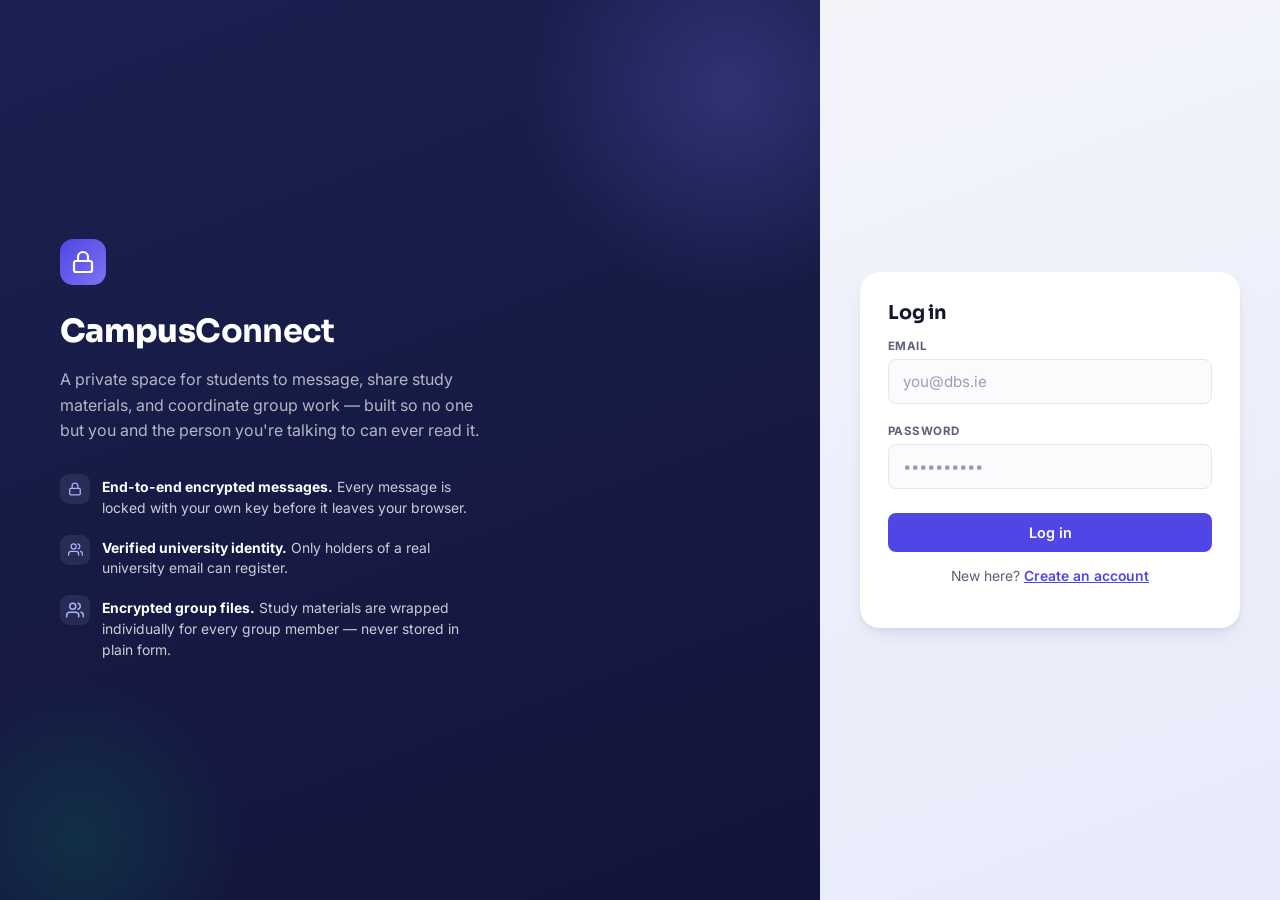
<file: frontend/login.html>
<!DOCTYPE html>
<html lang="en">
<head>
  <meta charset="UTF-8">
  <title>CampusConnect - Log in</title>
  <link rel="stylesheet" href="css/base.css">
</head>
<body>
  <div class="auth-shell">
    <div class="auth-hero">
      <div class="auth-hero-content">
        <div class="mark" id="hero-mark"></div>
        <h1>Campus<b>Connect</b></h1>
        <p class="lead">A private space for students to message, share study materials, and coordinate group work — built so no one but you and the person you're talking to can ever read it.</p>
        <div class="auth-hero-points">
          <div class="auth-hero-point"><div class="dot" id="pt-lock"></div><div class="txt"><b>End-to-end encrypted messages.</b> Every message is locked with your own key before it leaves your browser.</div></div>
          <div class="auth-hero-point"><div class="dot" id="pt-users"></div><div class="txt"><b>Verified university identity.</b> Only holders of a real university email can register.</div></div>
          <div class="auth-hero-point"><div class="dot" id="pt-groups"></div><div class="txt"><b>Encrypted group files.</b> Study materials are wrapped individually for every group member — never stored in plain form.</div></div>
        </div>
      </div>
    </div>
    <div class="auth-form-side">
      <div class="container">
        <div class="card" style="margin-top:0;">
          <h2>Log in</h2>
          <form id="login-form">
            <label for="email">Email</label>
            <input type="email" id="email" placeholder="you@dbs.ie" required>

            <label for="password">Password</label>
            <input type="password" id="password" placeholder="••••••••••" required>

            <button type="submit" style="width: 100%; margin-top: 18px; margin-bottom: 14px;">Log in</button>
          </form>
          <p style="text-align: center; font-size: 0.87rem; margin: 0;">
            New here? <a href="register.html" style="font-weight: 600;">Create an account</a>
          </p>
          <p id="login-status" class="status-line"></p>
        </div>
      </div>
    </div>
  </div>

  <script src="js/icons.js"></script>
  <script src="js/api.js"></script>
  <script src="js/validation.js"></script>
  <script src="js/crypto.js"></script>
  <script>
    document.getElementById("hero-mark").innerHTML = ICONS.lock;
    document.getElementById("pt-lock").innerHTML = ICONS.lock;
    document.getElementById("pt-users").innerHTML = ICONS.users;
    document.getElementById("pt-groups").innerHTML = ICONS.groups;

    document.getElementById("login-form").addEventListener("submit", async (e) => {
      e.preventDefault();
      const email = document.getElementById("email").value;
      const password = document.getElementById("password").value;
      const status = document.getElementById("login-status");

      try {
        const { authHalf } = await derivePasswordHalves(password);
        const data = await apiFetch("/auth/login", { method: "POST", body: JSON.stringify({ email, password: authHalf }) });
        setToken(data.access_token);

        let keys;
        try {
          const backup = await apiFetch("/keys/backup");
          status.textContent = "Recovering your encryption keys...";
          keys = await recoverKeysForPassword(password, backup);
        } catch (err) {
          status.textContent = "Setting up your encryption keys for the first time...";
          const fresh = await setupNewKeysForPassword(password);
          await apiFetch("/keys/register", {
            method: "POST",
            body: JSON.stringify({
              encryption_key: fresh.encryption_key,
              signing_key: fresh.signing_key,
              enc_private_key_blob: fresh.enc_private_key_blob,
              sign_private_key_blob: fresh.sign_private_key_blob,
              kdf_salt: fresh.kdf_salt,
            }),
          });
          keys = { encryptionPrivateKey: fresh.encryptionPrivateKey, signingPrivateKey: fresh.signingPrivateKey };
        }

        const encPem = await exportPrivateKeyPem(keys.encryptionPrivateKey);
        const signPem = await exportPrivateKeyPem(keys.signingPrivateKey);
        sessionStorage.setItem("enc_private_key", encPem);
        sessionStorage.setItem("sign_private_key", signPem);

        status.textContent = "Logged in.";
        window.location.href = "messages.html";
      } catch (err) { status.textContent = err.message; }
    });
  </script>
</body>
</html>
</file>
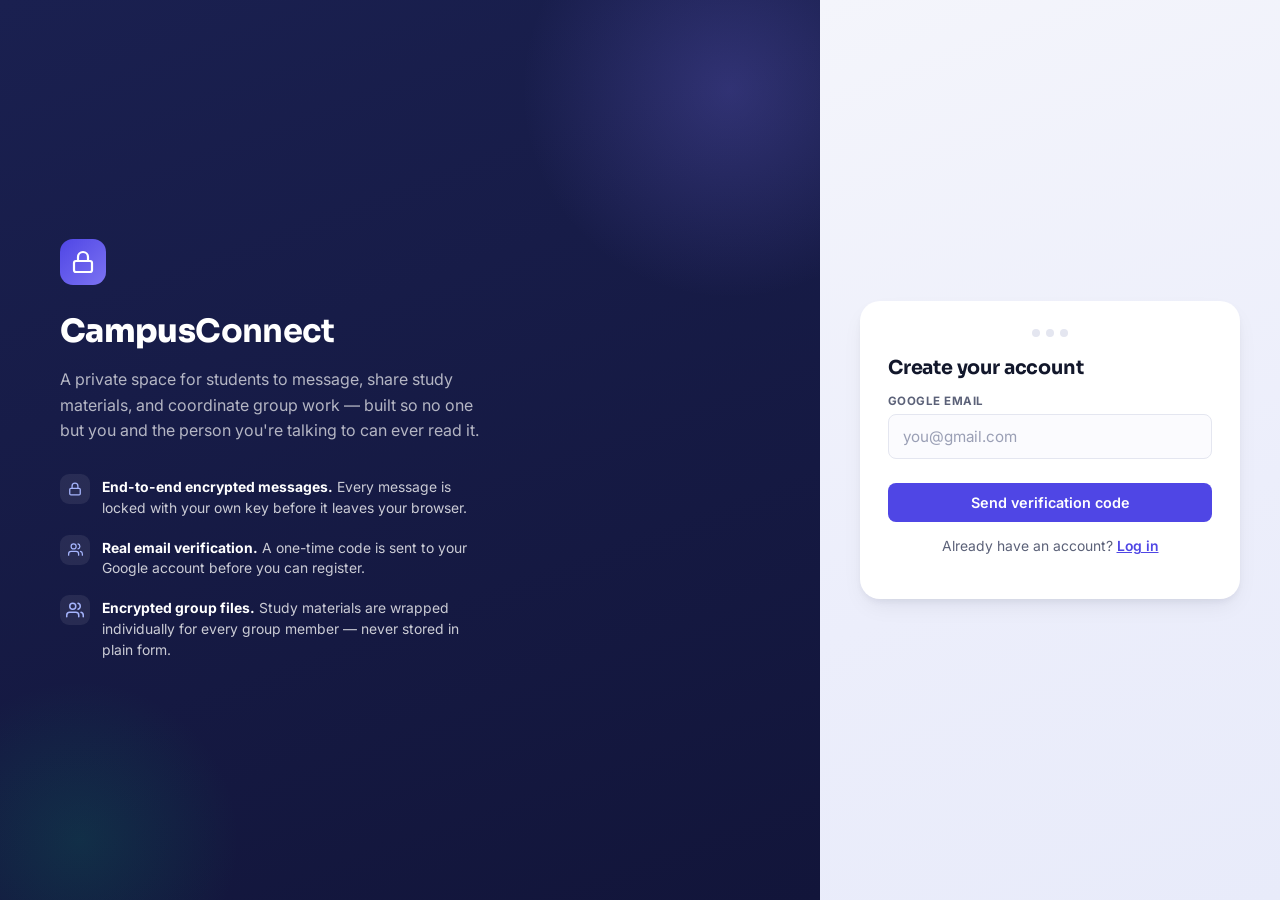
<file: frontend/register.html>
<!DOCTYPE html>
<html lang="en">
<head>
  <meta charset="UTF-8">
  <title>CampusConnect - Register</title>
  <link rel="stylesheet" href="css/base.css">
  <style>
    .stage { display: none; }
    .stage.active { display: block; }
    .code-input {
      text-align: center; font-size: 1.4rem; letter-spacing: 0.4em; font-family: var(--font-mono);
      padding: 12px 10px 12px 20px;
    }
    .password-wrap { position: relative; }
    .password-wrap input { padding-right: 42px; }
    .toggle-pw {
      position: absolute; right: 10px; top: 50%; transform: translateY(-50%);
      background: none; border: none; padding: 4px; color: var(--color-text-faint); cursor: pointer;
    }
    .toggle-pw:hover { background: none; color: var(--color-primary); }
    .resend-link { background: none; border: none; color: var(--color-primary); font-weight: 600; font-size: 0.83rem; padding: 0; cursor: pointer; }
    .resend-link:hover { background: none; text-decoration: underline; }
    .step-dots { display: flex; gap: 6px; justify-content: center; margin-bottom: 18px; }
    .step-dot { width: 8px; height: 8px; border-radius: 50%; background: var(--color-border); }
    .step-dot.active { background: var(--color-primary); }
    .step-dot.done { background: var(--color-accent); }
  </style>
</head>
<body>
  <div class="auth-shell">
    <div class="auth-hero">
      <div class="auth-hero-content">
        <div class="mark" id="hero-mark"></div>
        <h1>Campus<b>Connect</b></h1>
        <p class="lead">A private space for students to message, share study materials, and coordinate group work — built so no one but you and the person you're talking to can ever read it.</p>
        <div class="auth-hero-points">
          <div class="auth-hero-point"><div class="dot" id="pt-lock"></div><div class="txt"><b>End-to-end encrypted messages.</b> Every message is locked with your own key before it leaves your browser.</div></div>
          <div class="auth-hero-point"><div class="dot" id="pt-users"></div><div class="txt"><b>Real email verification.</b> A one-time code is sent to your Google account before you can register.</div></div>
          <div class="auth-hero-point"><div class="dot" id="pt-groups"></div><div class="txt"><b>Encrypted group files.</b> Study materials are wrapped individually for every group member — never stored in plain form.</div></div>
        </div>
      </div>
    </div>
    <div class="auth-form-side">
      <div class="container">
        <div class="card" style="margin-top:0;">
          <div class="step-dots">
            <div class="step-dot" id="dot-1"></div>
            <div class="step-dot" id="dot-2"></div>
            <div class="step-dot" id="dot-3"></div>
          </div>

          <!-- Stage 1: email -->
          <div class="stage active" id="stage-email">
            <h2>Create your account</h2>
            <form id="email-form">
              <label for="email">Google email</label>
              <input type="email" id="email" placeholder="you@gmail.com" required>
              <button type="submit" style="width: 100%; margin-top: 18px;">Send verification code</button>
            </form>
            <p id="email-status" class="status-line"></p>
            <p style="text-align: center; font-size: 0.87rem; margin-top: 14px;">
              Already have an account? <a href="login.html" style="font-weight: 600;">Log in</a>
            </p>
          </div>

          <!-- Stage 2: code -->
          <div class="stage" id="stage-code">
            <h2>Enter your code</h2>
            <p style="font-size: 0.87rem; margin-top: -8px;">We sent a 6-digit code to <b id="code-target-email"></b>.</p>
            <form id="code-form">
              <input type="text" id="code" class="code-input" maxlength="6" inputmode="numeric" placeholder="000000" required>
              <button type="submit" style="width: 100%; margin-top: 18px;">Verify code</button>
            </form>
            <p id="code-status" class="status-line"></p>
            <p style="text-align: center; margin-top: 10px;">
              <button type="button" class="resend-link" id="resend-btn">Resend code</button>
            </p>
          </div>

          <!-- Stage 3: password -->
          <div class="stage" id="stage-password">
            <h2>Set a password</h2>
            <p style="font-size: 0.87rem; margin-top: -8px;">Email verified. Choose a password to finish creating your account.</p>
            <form id="password-form">
              <label for="password">Password</label>
              <div class="password-wrap">
                <input type="password" id="password" placeholder="10+ chars, upper, lower, digit, symbol" required>
                <button type="button" class="toggle-pw" data-target="password"></button>
              </div>

              <label for="confirm-password">Confirm password</label>
              <div class="password-wrap">
                <input type="password" id="confirm-password" placeholder="Re-enter your password" required>
                <button type="button" class="toggle-pw" data-target="confirm-password"></button>
              </div>

              <button type="submit" style="width: 100%; margin-top: 18px;">Create account</button>
            </form>
            <p id="password-status" class="status-line"></p>
          </div>
        </div>
      </div>
    </div>
  </div>

  <script src="js/icons.js"></script>
  <script src="js/api.js"></script>
  <script src="js/crypto.js"></script>
  <script>
    document.getElementById("hero-mark").innerHTML = ICONS.lock;
    document.getElementById("pt-lock").innerHTML = ICONS.lock;
    document.getElementById("pt-users").innerHTML = ICONS.users;
    document.getElementById("pt-groups").innerHTML = ICONS.groups;

    const EYE_OPEN = '<svg width="16" height="16" viewBox="0 0 24 24" fill="none" stroke="currentColor" stroke-width="2" stroke-linecap="round" stroke-linejoin="round"><path d="M1 12s4-8 11-8 11 8 11 8-4 8-11 8-11-8-11-8z"/><circle cx="12" cy="12" r="3"/></svg>';
    const EYE_CLOSED = '<svg width="16" height="16" viewBox="0 0 24 24" fill="none" stroke="currentColor" stroke-width="2" stroke-linecap="round" stroke-linejoin="round"><path d="M17.94 17.94A10.94 10.94 0 0 1 12 20c-7 0-11-8-11-8a18.5 18.5 0 0 1 5.06-5.94M9.9 4.24A9.12 9.12 0 0 1 12 4c7 0 11 8 11 8a18.5 18.5 0 0 1-2.16 3.19m-6.72-1.07a3 3 0 1 1-4.24-4.24"/><line x1="1" y1="1" x2="23" y2="23"/></svg>';
    document.querySelectorAll(".toggle-pw").forEach(btn => btn.innerHTML = EYE_OPEN);

    document.querySelectorAll(".toggle-pw").forEach(btn => {
      btn.addEventListener("click", () => {
        const input = document.getElementById(btn.dataset.target);
        const showing = input.type === "text";
        input.type = showing ? "password" : "text";
        btn.innerHTML = showing ? EYE_OPEN : EYE_CLOSED;
      });
    });

    let registeringEmail = "";

    function goToStage(stageName) {
      document.querySelectorAll(".stage").forEach(s => s.classList.remove("active"));
      document.getElementById(`stage-${stageName}`).classList.add("active");
      const stages = ["email", "code", "password"];
      stages.forEach((s, i) => {
        const dot = document.getElementById(`dot-${i + 1}`);
        dot.classList.remove("active", "done");
        if (s === stageName) dot.classList.add("active");
        else if (stages.indexOf(stageName) > i) dot.classList.add("done");
      });
    }

    document.getElementById("email-form").addEventListener("submit", async (e) => {
      e.preventDefault();
      const email = document.getElementById("email").value.trim();
      const status = document.getElementById("email-status");
      try {
        const data = await apiFetch("/auth/request-code", { method: "POST", body: JSON.stringify({ email }) });
        registeringEmail = email;
        document.getElementById("code-target-email").textContent = email;
        status.textContent = "";
        goToStage("code");
      } catch (err) { status.textContent = err.message; }
    });

    document.getElementById("code-form").addEventListener("submit", async (e) => {
      e.preventDefault();
      const code = document.getElementById("code").value.trim();
      const status = document.getElementById("code-status");
      try {
        await apiFetch("/auth/verify-code", { method: "POST", body: JSON.stringify({ email: registeringEmail, code }) });
        status.textContent = "";
        goToStage("password");
      } catch (err) { status.textContent = err.message; }
    });

    document.getElementById("resend-btn").addEventListener("click", async () => {
      const status = document.getElementById("code-status");
      try {
        await apiFetch("/auth/request-code", { method: "POST", body: JSON.stringify({ email: registeringEmail }) });
        status.textContent = "A new code has been sent.";
      } catch (err) { status.textContent = err.message; }
    });

    document.getElementById("password-form").addEventListener("submit", async (e) => {
      e.preventDefault();
      const password = document.getElementById("password").value;
      const confirmPassword = document.getElementById("confirm-password").value;
      const status = document.getElementById("password-status");
      if (password !== confirmPassword) { status.textContent = "Passwords do not match."; return; }
      try {
        const { authHalf } = await derivePasswordHalves(password);
        await apiFetch("/auth/complete-registration", { method: "POST", body: JSON.stringify({ email: registeringEmail, password: authHalf }) });
        status.textContent = "Account created. Redirecting to login...";
        setTimeout(() => { window.location.href = "login.html"; }, 1000);
      } catch (err) { status.textContent = err.message; }
    });
  </script>
</body>
</html>
</file>
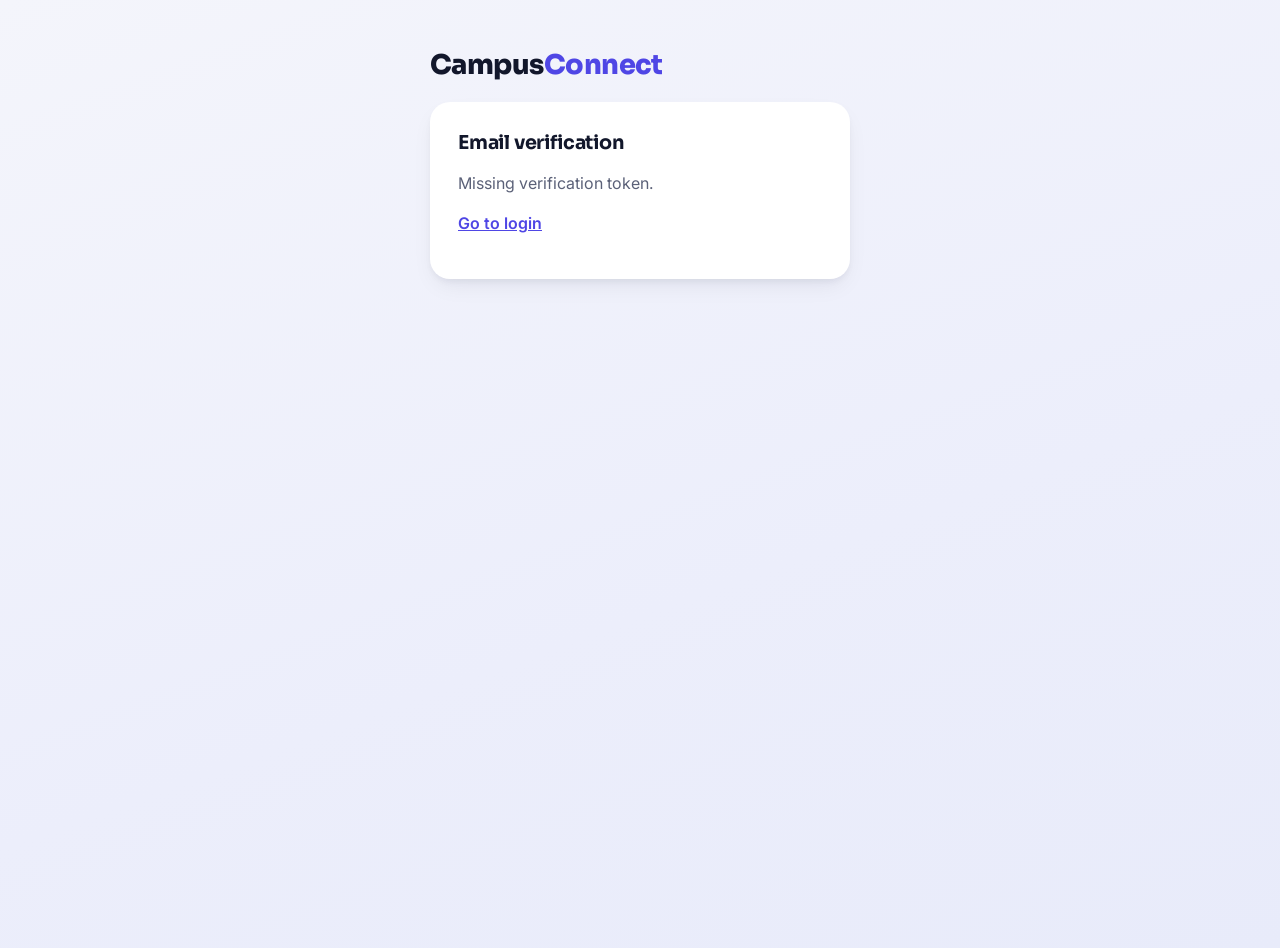
<file: frontend/verify.html>
<!DOCTYPE html>
<html lang="en">
<head>
  <meta charset="UTF-8">
  <title>CampusConnect - Verify Email</title>
  <link rel="stylesheet" href="css/base.css">
</head>
<body>
  <div class="container">
    <h1>Campus<span class="brand-connect">Connect</span></h1>
    <div class="card">
      <h2>Email verification</h2>
      <p id="verify-status">Verifying...</p>
      <p><a href="login.html" style="color: var(--color-primary); font-weight: 600;">Go to login</a></p>
    </div>
  </div>
  <script src="js/api.js"></script>
  <script>
    (async () => {
      const params = new URLSearchParams(window.location.search);
      const token = params.get("token");
      const status = document.getElementById("verify-status");
      if (!token) { status.textContent = "Missing verification token."; return; }
      try {
        const data = await apiFetch("/auth/verify", { method: "POST", body: JSON.stringify({ token }) });
        status.textContent = data.message;
      } catch (err) {
        status.textContent = err.message;
      }
    })();
  </script>
</body>
</html>
</file>
<file: frontend/css/base.css>
@import url('https://fonts.googleapis.com/css2?family=Sora:wght@600;700;800&family=Inter:wght@400;500;600;700&family=IBM+Plex+Mono:wght@500&display=swap');

:root {
  --color-bg: #f4f5fb;
  --color-bg-gradient: linear-gradient(160deg, #f4f5fb 0%, #eceefb 60%, #e8ebfa 100%);
  --color-primary: #4f46e5;
  --color-primary-dark: #4338ca;
  --color-primary-light: #eef0fe;
  --color-accent: #059669;
  --color-accent-light: #ecfdf5;
  --color-danger: #dc2626;
  --color-danger-light: #fef2f2;
  --color-text: #12172b;
  --color-text-muted: #5b6178;
  --color-text-faint: #9a9fb5;
  --color-border: #e4e6f0;
  --color-card-bg: #ffffff;
  --font-display: 'Sora', 'Inter', system-ui, sans-serif;
  --font-body: 'Inter', system-ui, -apple-system, sans-serif;
  --font-mono: 'IBM Plex Mono', 'SFMono-Regular', monospace;
  --radius-sm: 8px;
  --radius: 14px;
  --radius-lg: 20px;
  --shadow-sm: 0 1px 2px rgba(18,23,43,0.05);
  --shadow: 0 4px 6px -1px rgba(18,23,43,0.05), 0 10px 24px -6px rgba(18,23,43,0.08);
  --shadow-hover: 0 8px 20px -4px rgba(79,70,229,0.22), 0 4px 10px -2px rgba(18,23,43,0.08);
}

* { box-sizing: border-box; }

body {
  margin: 0;
  font-family: var(--font-body);
  background: var(--color-bg-gradient);
  color: var(--color-text);
  min-height: 100vh;
  -webkit-font-smoothing: antialiased;
}

.container {
  max-width: 460px;
  margin: 48px auto;
  padding: 0 20px;
}

.container.wide { max-width: 980px; }

h1 {
  font-family: var(--font-display);
  font-weight: 800;
  font-size: 1.7rem;
  letter-spacing: -0.02em;
  margin: 0 0 4px;
}
h1 .brand-connect { color: var(--color-primary); }

h2 {
  font-family: var(--font-display);
  font-weight: 700;
  font-size: 1.2rem;
  letter-spacing: -0.01em;
  margin: 0 0 14px;
}

p { color: var(--color-text-muted); line-height: 1.5; }

.card {
  background: var(--color-card-bg);
  border-radius: var(--radius-lg);
  box-shadow: var(--shadow);
  padding: 28px;
  margin-top: 20px;
}

label {
  display: block;
  font-size: 0.72rem;
  font-weight: 700;
  letter-spacing: 0.04em;
  text-transform: uppercase;
  color: var(--color-text-muted);
  margin-bottom: 6px;
  margin-top: 14px;
}
label:first-of-type { margin-top: 0; }

input, textarea {
  width: 100%;
  padding: 12px 14px;
  border: 1.5px solid var(--color-border);
  border-radius: var(--radius-sm);
  font-family: var(--font-body);
  font-size: 0.95rem;
  background: #fbfbfe;
  color: var(--color-text);
  margin-bottom: 6px;
  transition: border-color 0.15s ease, box-shadow 0.15s ease;
}
input:focus, textarea:focus {
  outline: none;
  border-color: var(--color-primary);
  box-shadow: 0 0 0 3px rgba(79,70,229,0.12);
  background: #fff;
}
input::placeholder, textarea::placeholder { color: var(--color-text-faint); }

button {
  font-family: var(--font-body);
  font-weight: 600;
  font-size: 0.9rem;
  padding: 11px 18px;
  border-radius: var(--radius-sm);
  border: none;
  background: var(--color-primary);
  color: #fff;
  cursor: pointer;
  transition: background 0.15s ease, box-shadow 0.15s ease, transform 0.1s ease;
}
button:hover { background: var(--color-primary-dark); box-shadow: var(--shadow-hover); }
button:active { transform: translateY(1px); }
button:disabled { opacity: 0.5; cursor: not-allowed; }

a { color: var(--color-primary); }

code {
  font-family: var(--font-mono);
  background: var(--color-primary-light);
  padding: 1px 6px;
  border-radius: 4px;
  font-size: 0.85em;
  color: var(--color-primary-dark);
}

.badge {
  display: inline-flex;
  align-items: center;
  gap: 5px;
  font-size: 0.72rem;
  font-weight: 700;
  padding: 3px 10px;
  border-radius: 999px;
  letter-spacing: 0.01em;
}
.badge-secure { background: var(--color-accent-light); color: var(--color-accent); }
.badge-muted { background: var(--color-primary-light); color: var(--color-primary-dark); }
.badge-danger { background: var(--color-danger-light); color: var(--color-danger); }

.status-line {
  font-size: 0.85rem;
  margin-top: 10px;
  color: var(--color-text-muted);
}

::-webkit-scrollbar { width: 8px; height: 8px; }
::-webkit-scrollbar-thumb { background: #d3d6ea; border-radius: 8px; }
::-webkit-scrollbar-track { background: transparent; }

/* ===================== App shell (sidebar + content) ===================== */
.app-layout {
  display: flex;
  height: 100vh;
  overflow: hidden;
}
.app-nav {
  width: 232px;
  flex-shrink: 0;
  background: linear-gradient(180deg, #1a2050 0%, #12153a 100%);
  display: flex;
  flex-direction: column;
  padding: 22px 14px;
}
.app-nav-brand {
  display: flex; align-items: center; gap: 9px;
  padding: 0 8px 22px;
  border-bottom: 1px solid rgba(255,255,255,0.08);
  margin-bottom: 18px;
}
.app-nav-brand .mark {
  width: 30px; height: 30px; border-radius: 9px;
  background: linear-gradient(135deg, var(--color-primary), #7c73f2);
  display: flex; align-items: center; justify-content: center; color: #fff; flex-shrink: 0;
}
.app-nav-brand .mark svg { width: 16px; height: 16px; }
.app-nav-brand .word { font-family: var(--font-display); font-weight: 700; font-size: 1.02rem; color: #fff; }
.app-nav-brand .word b { color: #a5b4fc; font-weight: 700; }
.app-nav-links { display: flex; flex-direction: column; gap: 2px; flex: 1; }
.app-nav-link {
  display: flex; align-items: center; gap: 11px;
  padding: 10px 12px; border-radius: 10px;
  color: rgba(255,255,255,0.62); text-decoration: none;
  font-size: 0.87rem; font-weight: 600;
  transition: background 0.15s ease, color 0.15s ease;
}
.app-nav-link:hover { background: rgba(255,255,255,0.06); color: #fff; }
.app-nav-link.active { background: rgba(255,255,255,0.1); color: #fff; }
.app-nav-link svg { flex-shrink: 0; opacity: 0.9; }
.app-nav-footer { border-top: 1px solid rgba(255,255,255,0.08); padding-top: 14px; margin-top: 8px; }
.app-nav-user { display: flex; align-items: center; gap: 10px; padding: 4px 8px 12px; }
.app-nav-user .avatar { width: 32px; height: 32px; font-size: 0.7rem; }
.app-nav-user-info { min-width: 0; }
.app-nav-user-name { font-size: 0.84rem; font-weight: 600; color: #fff; white-space: nowrap; overflow: hidden; text-overflow: ellipsis; }
.app-nav-user-role { font-size: 0.68rem; color: rgba(255,255,255,0.45); text-transform: capitalize; }
.app-nav-logout {
  display: flex; align-items: center; gap: 9px; width: 100%;
  background: rgba(255,255,255,0.06); color: rgba(255,255,255,0.75);
  border: none; padding: 9px 12px; border-radius: 9px; font-size: 0.83rem; font-weight: 600;
}
.app-nav-logout:hover { background: rgba(255,255,255,0.12); color: #fff; }

.app-main { flex: 1; overflow-y: auto; background: var(--color-bg-gradient); }
.app-content { max-width: 900px; margin: 0 auto; padding: 40px 40px 60px; }
.app-content.wide-content { max-width: 1080px; }

.page-header { margin-bottom: 26px; }
.page-header h2 { font-size: 1.5rem; margin-bottom: 4px; }
.page-header .sub { color: var(--color-text-muted); font-size: 0.92rem; margin: 0; }
.trust-line {
  display: flex; align-items: center; gap: 7px; font-size: 0.82rem; color: var(--color-accent);
  font-weight: 600; margin-top: 10px;
}

.panel {
  background: var(--color-card-bg); border-radius: var(--radius-lg); box-shadow: var(--shadow);
  padding: 26px 28px; margin-bottom: 22px;
}
.panel-title { font-family: var(--font-display); font-weight: 700; font-size: 1.02rem; margin: 0 0 16px; }

.field-row { display: flex; gap: 10px; align-items: flex-end; }
.field-row .field { flex: 1; }
.field-row input { margin-bottom: 0; }

.empty-state { text-align: center; padding: 36px 20px; color: var(--color-text-faint); }
.empty-state svg { opacity: 0.35; margin-bottom: 10px; }
.empty-state p { color: var(--color-text-faint); font-size: 0.9rem; margin: 0; }

/* ===================== Auth split-screen ===================== */
.auth-shell { display: flex; min-height: 100vh; }
.auth-hero {
  flex: 1; background: linear-gradient(160deg, #1a2050 0%, #12153a 100%);
  color: #fff; display: flex; flex-direction: column; justify-content: center;
  padding: 60px; position: relative; overflow: hidden;
}
.auth-hero::before {
  content: ""; position: absolute; width: 420px; height: 420px; border-radius: 50%;
  background: radial-gradient(circle, rgba(124,115,242,0.25) 0%, transparent 70%);
  top: -120px; right: -120px;
}
.auth-hero::after {
  content: ""; position: absolute; width: 320px; height: 320px; border-radius: 50%;
  background: radial-gradient(circle, rgba(5,150,105,0.18) 0%, transparent 70%);
  bottom: -100px; left: -80px;
}
.auth-hero-content { position: relative; max-width: 420px; }
.auth-hero .mark { width: 46px; height: 46px; border-radius: 13px; background: linear-gradient(135deg, var(--color-primary), #7c73f2); display: flex; align-items: center; justify-content: center; margin-bottom: 26px; }
.auth-hero .mark svg { width: 24px; height: 24px; }
.auth-hero h1 { font-size: 2rem; color: #fff; -webkit-text-fill-color: #fff; margin-bottom: 14px; }
.auth-hero h1 b { color: #a5b4fc; }
.auth-hero p.lead { color: rgba(255,255,255,0.68); font-size: 1rem; line-height: 1.6; margin-bottom: 30px; }
.auth-hero-points { display: flex; flex-direction: column; gap: 16px; }
.auth-hero-point { display: flex; align-items: flex-start; gap: 12px; }
.auth-hero-point .dot { width: 30px; height: 30px; border-radius: 9px; background: rgba(255,255,255,0.08); display: flex; align-items: center; justify-content: center; flex-shrink: 0; color: #a5b4fc; }
.auth-hero-point .txt { font-size: 0.87rem; color: rgba(255,255,255,0.78); line-height: 1.5; padding-top: 3px; }
.auth-hero-point .txt b { color: #fff; }

.auth-form-side { width: 460px; flex-shrink: 0; display: flex; align-items: center; justify-content: center; padding: 40px; background: var(--color-bg-gradient); }
.auth-form-side .container { margin: 0; max-width: 380px; padding: 0; width: 100%; }

@media (max-width: 900px) {
  .auth-hero { display: none; }
  .auth-form-side { width: 100%; }
}
</file>
